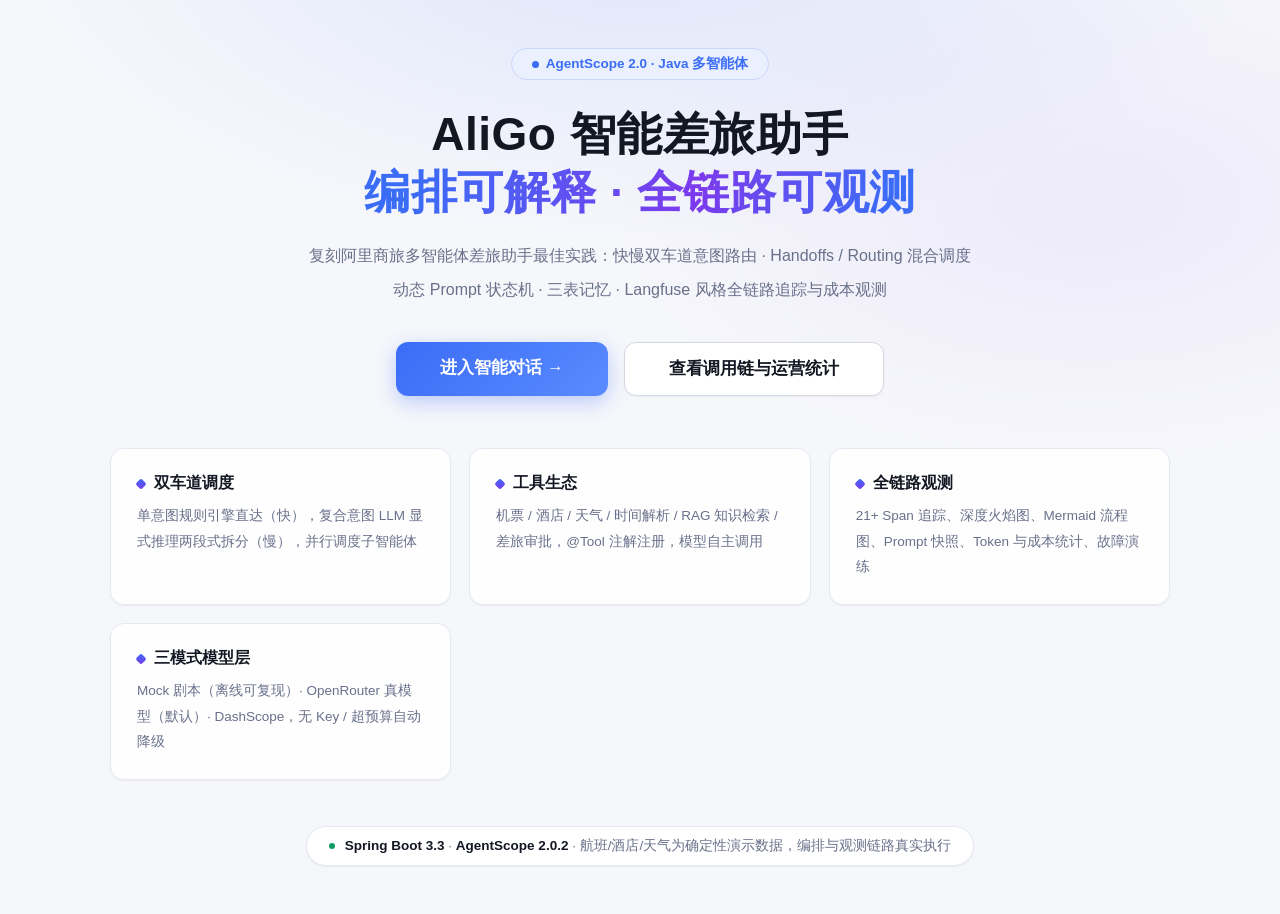
<file: src/main/resources/static/index.html>
<!DOCTYPE html>
<html lang="zh-CN">
<head>
<meta charset="UTF-8">
<meta name="viewport" content="width=device-width, initial-scale=1.0">
<title>AliGo 智能差旅助手 · 多智能体编排 + 全链路观测</title>
<link rel="stylesheet" href="app.css">
<style>
  body {
    display: flex; min-height: 100vh; flex-direction: column; justify-content: center; align-items: center;
    padding: 48px 32px; position: relative; overflow-x: hidden;
    background:
      radial-gradient(900px 460px at 50% -80px, rgba(59, 108, 246, .13), transparent 70%),
      radial-gradient(700px 380px at 85% 22%, rgba(124, 58, 237, .07), transparent 70%),
      var(--bg);
  }
  .hero { max-width: 1060px; width: 100%; text-align: center; position: relative; z-index: 1; }
  .hero .eyebrow {
    display: inline-flex; align-items: center; gap: 7px; font-size: 13.5px; color: var(--accent);
    background: var(--accent-soft); border: 1px solid #c9d7fd; border-radius: 999px;
    padding: 6px 20px; margin-bottom: 26px; font-weight: 600;
  }
  .hero .eyebrow::before { content: ""; width: 7px; height: 7px; border-radius: 50%; background: var(--accent); }
  .hero h1 { font-size: 46px; margin: 0 0 18px; font-weight: 800; letter-spacing: .5px; line-height: 1.25; }
  .hero h1 .grad {
    background: linear-gradient(100deg, #3b6cf6 10%, #7c3aed 60%, #3b6cf6 95%);
    -webkit-background-clip: text; background-clip: text; color: transparent;
  }
  .hero .tagline { color: var(--muted); font-size: 16px; line-height: 2.1; margin-bottom: 36px; }
  .entry { display: flex; gap: 16px; justify-content: center; margin-bottom: 52px; flex-wrap: wrap; }
  .entry a {
    display: inline-block; padding: 15px 44px; border-radius: 12px; font-size: 16.5px; font-weight: 600;
    text-decoration: none; transition: transform .18s ease, box-shadow .18s ease;
  }
  .entry .primary {
    background: linear-gradient(135deg, #3b6cf6, #5a8bff); color: #fff;
    box-shadow: 0 6px 20px rgba(59, 108, 246, .32);
  }
  .entry .primary:hover { transform: translateY(-2px); box-shadow: 0 10px 28px rgba(59, 108, 246, .4); }
  .entry .ghost { border: 1px solid var(--line-strong); color: var(--text); background: var(--panel); box-shadow: var(--shadow-sm); }
  .entry .ghost:hover { transform: translateY(-2px); box-shadow: var(--shadow-md); border-color: var(--accent); color: var(--accent); }
  .facts { display: grid; grid-template-columns: repeat(auto-fit, minmax(300px, 1fr)); gap: 18px; text-align: left; }
  .fact {
    background: rgba(255, 255, 255, .85); backdrop-filter: blur(8px); border: 1px solid var(--line);
    border-radius: 14px; padding: 24px 26px; box-shadow: var(--shadow-sm);
    transition: transform .18s ease, box-shadow .18s ease;
  }
  .fact:hover { transform: translateY(-4px); box-shadow: var(--shadow-lg); }
  .fact .k { font-size: 15.5px; font-weight: 700; margin-bottom: 9px; display: flex; align-items: center; gap: 9px; }
  .fact .k::before { content: ""; width: 8px; height: 8px; border-radius: 2px; transform: rotate(45deg); background: linear-gradient(135deg, #3b6cf6, #7c3aed); flex-shrink: 0; }
  .fact .v { font-size: 13.5px; color: var(--muted); line-height: 1.9; }
  .foot { margin-top: 46px; display: inline-flex; align-items: center; gap: 10px; padding: 10px 22px;
    background: var(--panel); border: 1px solid var(--line); border-radius: 999px; box-shadow: var(--shadow-sm);
    font-size: 13.5px; color: var(--muted); }
  .foot b { color: var(--text); font-weight: 600; }
  .foot .dot { width: 6px; height: 6px; border-radius: 50%; background: var(--ok); flex-shrink: 0; }
</style>
</head>
<body>
<div class="hero">
  <div class="eyebrow">AgentScope 2.0 · Java 多智能体</div>
  <h1>AliGo 智能差旅助手<br><span class="grad">编排可解释 · 全链路可观测</span></h1>
  <div class="tagline">
    复刻阿里商旅多智能体差旅助手最佳实践：快慢双车道意图路由 · Handoffs / Routing 混合调度<br>
    动态 Prompt 状态机 · 三表记忆 · Langfuse 风格全链路追踪与成本观测
  </div>
  <div class="entry">
    <a class="primary" href="chat.html">进入智能对话 →</a>
    <a class="ghost" href="debug.html">查看调用链与运营统计</a>
  </div>
  <div class="facts">
    <div class="fact"><div class="k">双车道调度</div><div class="v">单意图规则引擎直达（快），复合意图 LLM 显式推理两段式拆分（慢），并行调度子智能体</div></div>
    <div class="fact"><div class="k">工具生态</div><div class="v">机票 / 酒店 / 天气 / 时间解析 / RAG 知识检索 / 差旅审批，@Tool 注解注册，模型自主调用</div></div>
    <div class="fact"><div class="k">全链路观测</div><div class="v">21+ Span 追踪、深度火焰图、Mermaid 流程图、Prompt 快照、Token 与成本统计、故障演练</div></div>
    <div class="fact"><div class="k">三模式模型层</div><div class="v">Mock 剧本（离线可复现）· OpenRouter 真模型（默认）· DashScope，无 Key / 超预算自动降级</div></div>
  </div>
  <div class="foot"><span class="dot"></span><span><b>Spring Boot 3.3</b> · <b>AgentScope 2.0.2</b> · 航班/酒店/天气为确定性演示数据，编排与观测链路真实执行</span></div>
</div>
</body>
</html>
</file>
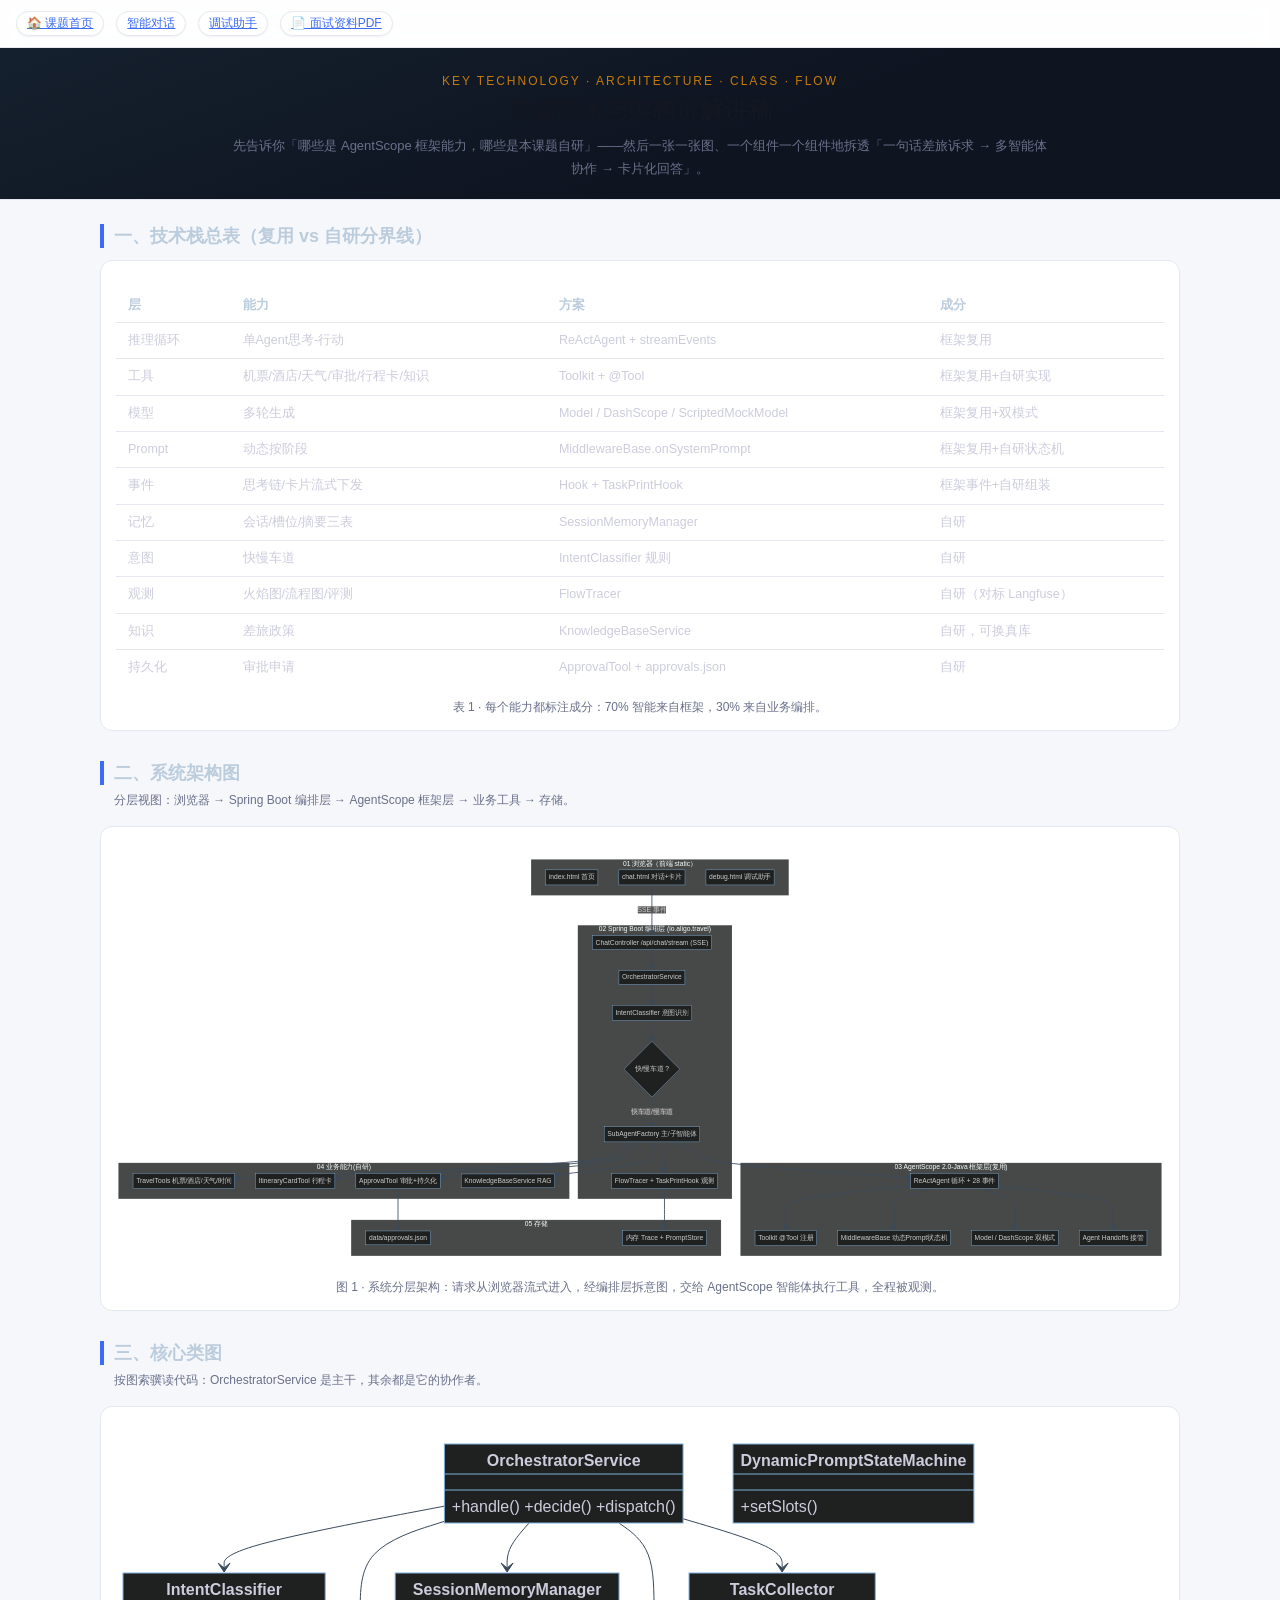
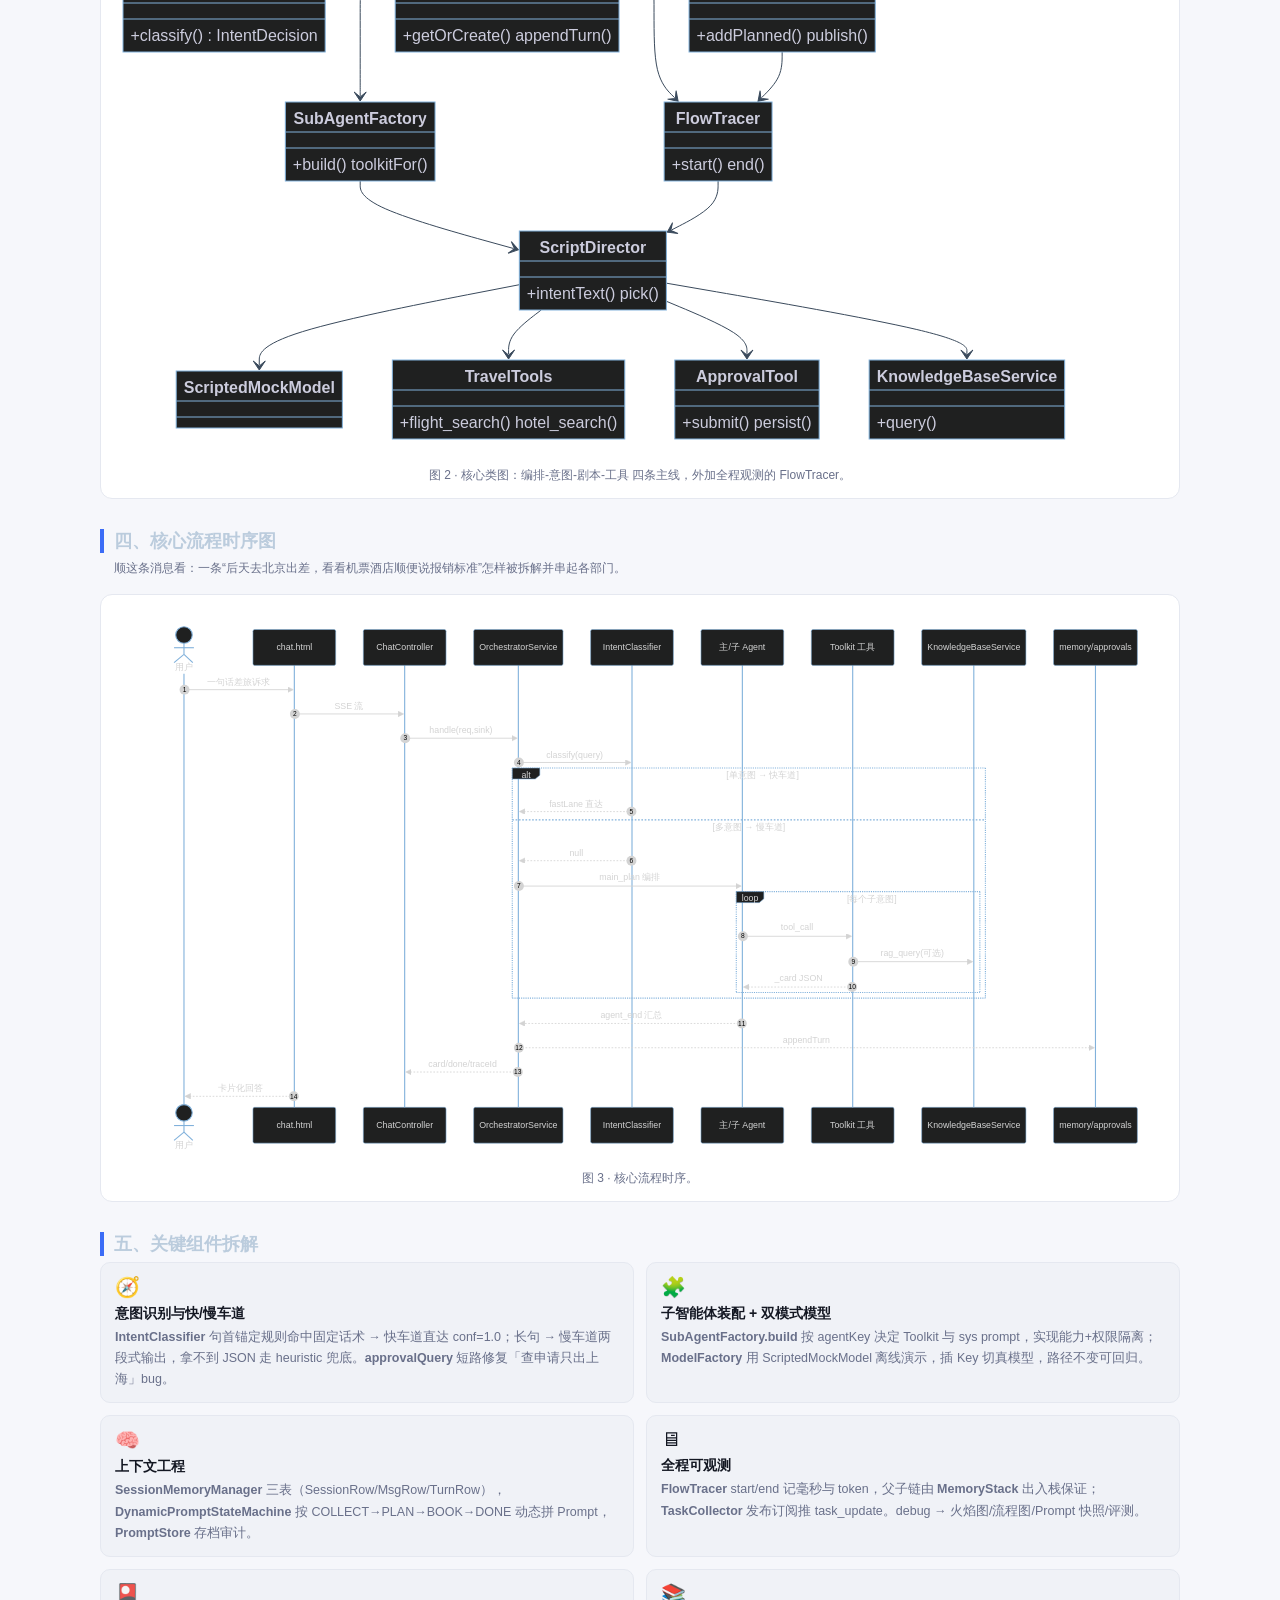
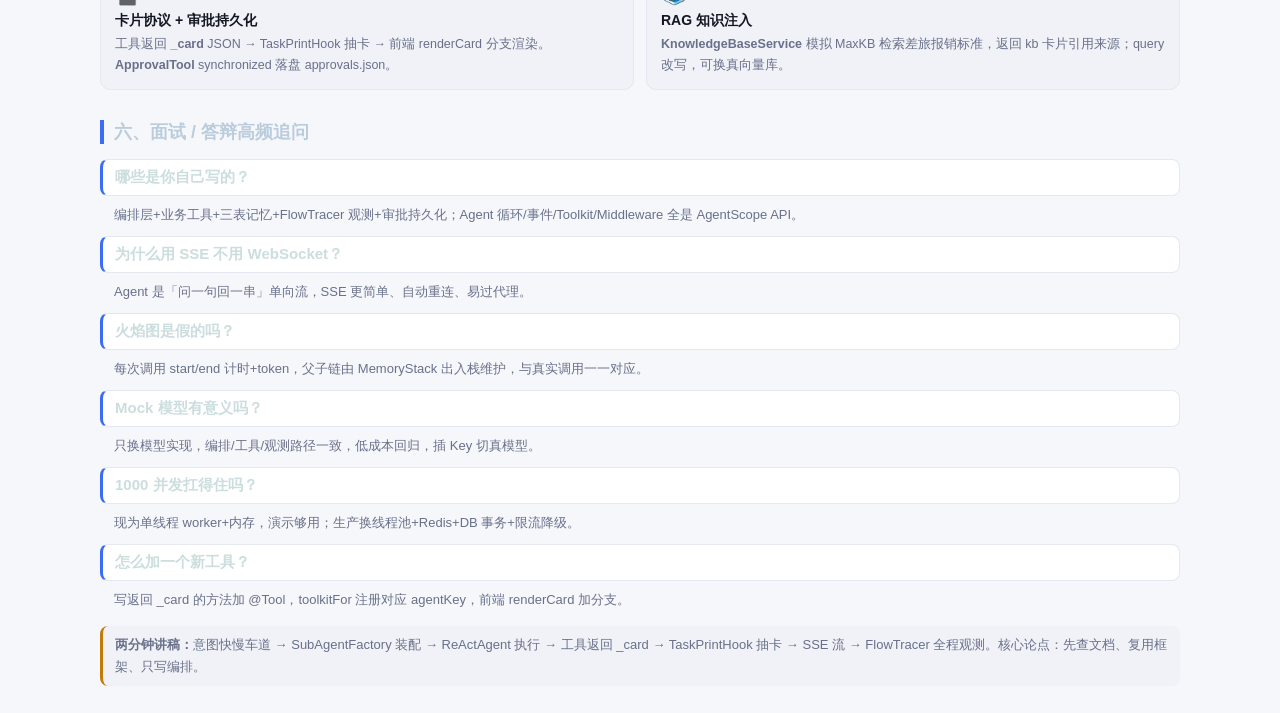
<file: src/main/resources/static/tech.html>
<!DOCTYPE html>
<html lang="zh-CN">
<head>
<meta charset="UTF-8">
<meta name="viewport" content="width=device-width, initial-scale=1.0">
<title>关键技术拆解 · AliGo 智能差旅（AgentScope 2.0 Java）</title>
<link rel="stylesheet" href="app.css">
<style>
  body { background: var(--bg); }
  .tech-hero { padding: 26px 36px 18px; text-align:center; background: linear-gradient(160deg,#15202e,#0e1420 60%); border-bottom:1px solid var(--line); }
  .tech-hero h1 { font-size: 24px; margin: 6px 0 8px; }
  .tech-hero .tagline { color: var(--muted); font-size: 13px; max-width: 820px; margin: 0 auto; line-height: 1.8; }
  section { max-width: 1120px; margin: 12px auto 30px; padding: 0 20px; }
  section > h2 { font-size: 18px; margin: 24px 0 6px; color: #bcd; border-left:4px solid var(--accent); padding-left:10px; }
  section > .sub { color: var(--muted); font-size: 12px; margin: 4px 0 16px; padding-left: 14px; line-height:1.6; }
  .diagram { background: var(--panel); border:1px solid var(--line); border-radius:12px; padding:14px; margin-top:12px; }
  .diagram .cap { color: var(--muted); font-size:12px; margin-top:12px; text-align:center; }
  .mermaid { background: transparent; }
  .two-col { display:grid; grid-template-columns:1fr 1fr; gap:12px; }
  @media (max-width:900px){ .two-col{grid-template-columns:1fr} }
  .boxx { background:var(--panel2); border:1px solid var(--line); border-radius:10px; padding:12px 14px; }
  .boxx h4 { margin:6px 0 4px; font-size:14px; }
  .boxx p { margin:0; color:var(--muted); font-size:12.5px; line-height:1.7; }
  .boxx .ic { font-size:20px; }
  table.dt { width:100%; border-collapse:collapse; margin-top:12px; background:var(--panel); border:1px solid var(--line); border-radius:10px; overflow:hidden; }
  .dt th { background:var(--card); color:#bcd; text-align:left; padding:8px 12px; font-size:13px; }
  .dt td { color:#ccd; font-size:12.5px; padding:8px 12px; border-top:1px solid var(--line); vertical-align:top; line-height:1.55; }
  .qa dt { background:var(--panel); border:1px solid var(--line); border-left:3px solid var(--accent); border-radius:8px; padding:8px 12px; margin-top:10px; font-weight:600; color:#cdd; }
  .qa dd { margin:8px 0 0; padding-left:14px; color:var(--muted); font-size:13px; line-height:1.7; }
  .note { border-left:3px solid var(--slow); background:var(--panel2); padding:8px 12px; border-radius:8px; margin-top:10px; color:var(--muted); font-size:13px; line-height:1.7; }
</style>
</head>
<body>
<header>
  <a class="badge link" href="index.html">🏠 课题首页</a>
  <a class="badge link" href="chat.html" target="_blank">智能对话</a>
  <a class="badge link" href="debug.html" target="_blank">调试助手</a>
  <a class="badge link" href="Agent面试资料.pdf" target="_blank">📄 面试资料PDF</a>
</header>
<div class="tech-hero">
  <div style="font-size:12px;color:var(--slow);letter-spacing:2px;">KEY TECHNOLOGY · ARCHITECTURE · CLASS · FLOW</div>
  <h1>关键技术与架构拆解讲稿</h1>
  <p class="tagline">先告诉你「哪些是 AgentScope 框架能力，哪些是本课题自研」——然后一张一张图、一个组件一个组件地拆透「一句话差旅诉求 → 多智能体协作 → 卡片化回答」。</p>
</div>
<section><h2>一、技术栈总表（复用 vs 自研分界线）</h2><div class="diagram"><table class="dt"><tr><th>层</th><th>能力</th><th>方案</th><th>成分</th></tr><tr><td>推理循环</td><td>单Agent思考-行动</td><td>ReActAgent + streamEvents</td><td>框架复用</td></tr><tr><td>工具</td><td>机票/酒店/天气/审批/行程卡/知识</td><td>Toolkit + @Tool</td><td>框架复用+自研实现</td></tr><tr><td>模型</td><td>多轮生成</td><td>Model / DashScope / ScriptedMockModel</td><td>框架复用+双模式</td></tr><tr><td>Prompt</td><td>动态按阶段</td><td>MiddlewareBase.onSystemPrompt</td><td>框架复用+自研状态机</td></tr><tr><td>事件</td><td>思考链/卡片流式下发</td><td>Hook + TaskPrintHook</td><td>框架事件+自研组装</td></tr><tr><td>记忆</td><td>会话/槽位/摘要三表</td><td>SessionMemoryManager</td><td>自研</td></tr><tr><td>意图</td><td>快慢车道</td><td>IntentClassifier 规则</td><td>自研</td></tr><tr><td>观测</td><td>火焰图/流程图/评测</td><td>FlowTracer</td><td>自研（对标 Langfuse）</td></tr><tr><td>知识</td><td>差旅政策</td><td>KnowledgeBaseService</td><td>自研，可换真库</td></tr><tr><td>持久化</td><td>审批申请</td><td>ApprovalTool + approvals.json</td><td>自研</td></tr></table><div class="cap">表 1 · 每个能力都标注成分：70% 智能来自框架，30% 来自业务编排。</div></div></section>
<section><h2>二、系统架构图</h2><div class="sub">分层视图：浏览器 → Spring Boot 编排层 → AgentScope 框架层 → 业务工具 → 存储。</div><div class="diagram"><pre class="mermaid">flowchart TB
  subgraph CLIENT["01 浏览器（前端 static）"]
    W1["index.html 首页"]
    W2["chat.html 对话+卡片"]
    W3["debug.html 调试助手"]
  end
  subgraph WEB["02 Spring Boot 编排层 (io.aligo.travel)"]
    C1["ChatController /api/chat/stream (SSE)"]
    O1["OrchestratorService"]
    I1["IntentClassifier 意图识别"]
    R1{"快/慢车道 ?"}
    F1["SubAgentFactory 主/子智能体"]
    TR["FlowTracer + TaskPrintHook 观测"]
  end
  subgraph ASF["03 AgentScope 2.0-Java 框架层(复用)"]
    A1["ReActAgent 循环 + 28 事件"]
    A2["Toolkit @Tool 注册"]
    A3["MiddlewareBase 动态Prompt状态机"]
    A4["Model / DashScope 双模式"]
    A5["Agent Handoffs 接管"]
  end
  subgraph BUS["04 业务能力(自研)"]
    T1["TravelTools 机票/酒店/天气/时间"]
    T2["ItineraryCardTool 行程卡"]
    T3["ApprovalTool 审批+持久化"]
    KG["KnowledgeBaseService RAG"]
  end
  subgraph STO["05 存储"]
    D1["data/approvals.json"]
    D2["内存 Trace + PromptStore"]
  end
  W2 -->|SSE 事件| C1
  C1 --> O1 --> I1 --> R1
  R1 -->|快车道/慢车道| F1
  F1 --> A1 --> A4
  A1 --> A2
  A1 --> A3
  A1 --> A5
  F1 --> TR
  F1 --> T1 & T2 & T3 & KG
  T3 --> D1
  TR --> D2
</pre><div class="cap">图 1 · 系统分层架构：请求从浏览器流式进入，经编排层拆意图，交给 AgentScope 智能体执行工具，全程被观测。</div></div></section>
<section><h2>三、核心类图</h2><div class="sub">按图索骥读代码：OrchestratorService 是主干，其余都是它的协作者。</div><div class="diagram"><pre class="mermaid">classDiagram
  class OrchestratorService { +handle() +decide() +dispatch() }
  class IntentClassifier { +classify() IntentDecision }
  class SubAgentFactory { +build() toolkitFor() }
  class ScriptDirector { +intentText() pick() }
  class ScriptedMockModel
  class FlowTracer { +start() end() }
  class TaskCollector { +addPlanned() publish() }
  class SessionMemoryManager { +getOrCreate() appendTurn() }
  class DynamicPromptStateMachine { +setSlots() }
  class ApprovalTool { +submit() persist() }
  class KnowledgeBaseService { +query() }
  class TravelTools { +flight_search() hotel_search() }
  OrchestratorService --> IntentClassifier
  OrchestratorService --> SubAgentFactory
  OrchestratorService --> SessionMemoryManager
  OrchestratorService --> FlowTracer
  OrchestratorService --> TaskCollector
  SubAgentFactory --> ScriptDirector
  ScriptDirector --> ScriptedMockModel
  ScriptDirector --> TravelTools
  ScriptDirector --> ApprovalTool
  ScriptDirector --> KnowledgeBaseService
  FlowTracer --> ScriptDirector
  TaskCollector --> FlowTracer
</pre><div class="cap">图 2 · 核心类图：编排-意图-剧本-工具 四条主线，外加全程观测的 FlowTracer。</div></div></section>
<section><h2>四、核心流程时序图</h2><div class="sub">顺这条消息看：一条“后天去北京出差，看看机票酒店顺便说报销标准”怎样被拆解并串起各部门。</div><div class="diagram"><pre class="mermaid">sequenceDiagram
  autonumber
  actor U as 用户
  participant W as chat.html
  participant C as ChatController
  participant O as OrchestratorService
  participant I as IntentClassifier
  participant M as 主/子 Agent
  participant T as Toolkit 工具
  participant KG as KnowledgeBaseService
  participant DB as memory/approvals
  U->>W: 一句话差旅诉求
  W->>C: SSE 流
  C->>O: handle(req,sink)
  O->>I: classify(query)
  alt 单意图 → 快车道
    I-->>O: fastLane 直达
  else 多意图 → 慢车道
    I-->>O: null
    O->>M: main_plan 编排
    loop 每个子意图
      M->>T: tool_call
      T->>KG: rag_query(可选)
      T-->>M: _card JSON
    end
  end
  M-->>O: agent_end 汇总
  O-->>DB: appendTurn
  O-->>C: card/done/traceId
  W-->>U: 卡片化回答
</pre><div class="cap">图 3 · 核心流程时序。</div></div></section>
<section><h2>五、关键组件拆解</h2><div class="two-col"><div class="boxx"><div class="ic">🧭</div><h4>意图识别与快/慢车道</h4><p><b>IntentClassifier</b> 句首锚定规则命中固定话术 → 快车道直达 conf=1.0；长句 → 慢车道两段式输出，拿不到 JSON 走 heuristic 兜底。<b>approvalQuery</b> 短路修复「查申请只出上海」bug。</p></div><div class="boxx"><div class="ic">🧩</div><h4>子智能体装配 + 双模式模型</h4><p><b>SubAgentFactory.build</b> 按 agentKey 决定 Toolkit 与 sys prompt，实现能力+权限隔离；<b>ModelFactory</b> 用 ScriptedMockModel 离线演示，插 Key 切真模型，路径不变可回归。</p></div><div class="boxx"><div class="ic">🧠</div><h4>上下文工程</h4><p><b>SessionMemoryManager</b> 三表（SessionRow/MsgRow/TurnRow），<b>DynamicPromptStateMachine</b> 按 COLLECT→PLAN→BOOK→DONE 动态拼 Prompt，<b>PromptStore</b> 存档审计。</p></div><div class="boxx"><div class="ic">🖥</div><h4>全程可观测</h4><p><b>FlowTracer</b> start/end 记毫秒与 token，父子链由 <b>MemoryStack</b> 出入栈保证；<b>TaskCollector</b> 发布订阅推 task_update。debug → 火焰图/流程图/Prompt 快照/评测。</p></div><div class="boxx"><div class="ic">🎴</div><h4>卡片协议 + 审批持久化</h4><p>工具返回 <b>_card</b> JSON → TaskPrintHook 抽卡 → 前端 renderCard 分支渲染。<b>ApprovalTool</b> synchronized 落盘 approvals.json。</p></div><div class="boxx"><div class="ic">📚</div><h4>RAG 知识注入</h4><p><b>KnowledgeBaseService</b> 模拟 MaxKB 检索差旅报销标准，返回 kb 卡片引用来源；query 改写，可换真向量库。</p></div></div></section>
<section><h2>六、面试 / 答辩高频追问</h2><dl class="qa"><dt>哪些是你自己写的？</dt><dd>编排层+业务工具+三表记忆+FlowTracer 观测+审批持久化；Agent 循环/事件/Toolkit/Middleware 全是 AgentScope API。</dd><dt>为什么用 SSE 不用 WebSocket？</dt><dd>Agent 是「问一句回一串」单向流，SSE 更简单、自动重连、易过代理。</dd><dt>火焰图是假的吗？</dt><dd>每次调用 start/end 计时+token，父子链由 MemoryStack 出入栈维护，与真实调用一一对应。</dd><dt>Mock 模型有意义吗？</dt><dd>只换模型实现，编排/工具/观测路径一致，低成本回归，插 Key 切真模型。</dd><dt>1000 并发扛得住吗？</dt><dd>现为单线程 worker+内存，演示够用；生产换线程池+Redis+DB 事务+限流降级。</dd><dt>怎么加一个新工具？</dt><dd>写返回 _card 的方法加 @Tool，toolkitFor 注册对应 agentKey，前端 renderCard 加分支。</dd></dl><div class="note"><b>两分钟讲稿：</b>意图快慢车道 → SubAgentFactory 装配 → ReActAgent 执行 → 工具返回 _card → TaskPrintHook 抽卡 → SSE 流 → FlowTracer 全程观测。核心论点：先查文档、复用框架、只写编排。</div></section>
<script src="mermaid.min.js"></script><script>mermaid.initialize({ startOnLoad:true, theme:"dark", themeVariables:{ primaryColor:"#1e2a3a", primaryTextColor:"#ccd", lineColor:"#3a4a5c", primaryBorderColor:"#3a4a5c" } });</script></body></html>
</file>
<file: src/main/resources/static/app.css>
:root {
  --bg: #f6f7fb;
  --panel: #ffffff;
  --panel2: #f0f2f7;
  --line: #e5e8f0;
  --line-strong: #d5d9e4;
  --text: #131722;
  --muted: #69708a;
  --accent: #3b6cf6;
  --accent-soft: #eaf0fe;
  --fast: #0f9d63;
  --slow: #c47a0a;
  --routing: #3b6cf6;
  --handoff: #9333ea;
  --card: #ffffff;
  --ok: #0f9d63;
  --err: #d94848;
  --shadow-sm: 0 1px 2px rgba(16, 24, 40, .05);
  --shadow-md: 0 4px 16px rgba(16, 24, 40, .08);
  --shadow-lg: 0 12px 32px rgba(16, 24, 40, .12);
}
* { box-sizing: border-box; }
body {
  margin: 0;
  background: var(--bg);
  color: var(--text);
  font-family: "PingFang SC", "Microsoft YaHei", "Segoe UI", sans-serif;
  font-size: 15px;
  -webkit-font-smoothing: antialiased;
}
header {
  display: flex;
  align-items: center;
  gap: 12px;
  padding: 11px 16px;
  background: rgba(255, 255, 255, .88);
  backdrop-filter: blur(10px);
  border-bottom: 1px solid var(--line);
  position: sticky;
  top: 0;
  z-index: 10;
}
header h1 { font-size: 17px; margin: 0; font-weight: 700; letter-spacing: .2px; }
.home-link {
  display: inline-flex; align-items: center; gap: 5px; padding: 5px 14px; border-radius: 999px;
  border: 1px solid var(--line-strong); background: var(--panel); color: var(--muted);
  font-size: 13px; text-decoration: none; transition: all .15s ease; flex-shrink: 0;
}
.home-link:hover { color: var(--accent); border-color: var(--accent); background: var(--accent-soft); }
header .sub { color: var(--muted); font-size: 12.5px; }
.badge {
  padding: 3px 10px;
  border-radius: 999px;
  font-size: 12px;
  border: 1px solid var(--line);
  background: var(--panel);
  color: var(--muted);
  white-space: nowrap;
  box-shadow: var(--shadow-sm);
}
.badge.mock { color: var(--slow); border-color: #ecd9b8; background: #fdf7ee; }
.badge.dashscope { color: var(--fast); border-color: #bfe6d4; background: #eefaf4; }
.badge.openrouter { color: var(--accent); border-color: #c9d7fd; background: var(--accent-soft); }
.badge a { color: var(--accent); text-decoration: none; }
.layout { display: grid; grid-template-columns: minmax(420px, 54%) 1fr; height: calc(100vh - 46px); }
.left { display: flex; flex-direction: column; border-right: 1px solid var(--line); min-width: 0; background: var(--panel); }
.right { display: flex; flex-direction: column; min-width: 0; background: var(--bg); }

/* ----- shortcuts ----- */
.shortcuts {
  display: flex; gap: 6px; flex-wrap: wrap; padding: 9px 12px; border-bottom: 1px solid var(--line);
  background: var(--panel);
}
.shortcuts button {
  background: var(--panel); color: var(--text); border: 1px solid var(--line-strong); border-radius: 999px;
  padding: 6px 14px; font-size: 13.5px; cursor: pointer; transition: all .15s ease;
}
.shortcuts button:hover { border-color: var(--accent); color: var(--accent); background: var(--accent-soft); }
.shortcuts .lane { font-size: 10px; padding: 0 4px; border-radius: 4px; margin-left: 4px; }
.shortcuts .lane.fast { background: rgba(15, 157, 99, .1); color: var(--fast); }
.shortcuts .lane.slow { background: rgba(196, 122, 10, .1); color: var(--slow); }

/* ----- chat ----- */
.chat { flex: 1 1 0; min-height: 0; overflow-y: auto; padding: 18px 20px; display: flex; flex-direction: column; gap: 14px; }
.msg { max-width: 88%; }
.msg.user {
  align-self: flex-end; background: linear-gradient(135deg, #3b6cf6, #5a8bff); color: #fff;
  border-radius: 14px 14px 4px 14px; padding: 11px 15px; box-shadow: var(--shadow-sm);
}
.msg.assistant {
  align-self: flex-start; background: var(--panel); border: 1px solid var(--line);
  border-radius: 4px 14px 14px 14px; padding: 12px 15px; min-width: 40%; box-shadow: var(--shadow-sm);
}
.msg .who { font-size: 12px; color: var(--accent); margin-bottom: 5px; font-weight: 600; }
.msg .who.handoff { color: var(--handoff); }
.msg .body { white-space: pre-wrap; line-height: 1.75; font-size: 14.5px; }
.msg .body .thinkbox {
  display: block; margin: 6px 0; padding: 6px 10px; background: #f5f3ff; border-left: 3px solid #8b5cf6;
  color: #6d28d9; font-size: 12px; border-radius: 0 6px 6px 0; cursor: pointer;
}
.msg .body .thinkbox .c { display: none; white-space: pre-wrap; margin-top: 4px; color: #8b7fc9; }
.msg .body .thinkbox.open .c { display: block; }
.card {
  margin-top: 10px; background: var(--card); border: 1px solid var(--line); border-radius: 12px;
  padding: 14px 16px; min-width: 300px; box-shadow: var(--shadow-sm);
}
.card .t { font-size: 13px; color: var(--muted); margin-bottom: 8px; font-weight: 600; }
.card table { width: 100%; border-collapse: collapse; font-size: 13.5px; }
.card td, .card th { padding: 7px 8px; text-align: left; border-bottom: 1px dashed var(--line); }
.card .price { color: var(--slow); font-weight: 600; }
.card .ok { color: var(--ok); }
.card .no { color: var(--err); }
.card button.order {
  margin-top: 10px; background: var(--accent); color: #fff; border: none; padding: 8px 18px;
  border-radius: 8px; cursor: pointer; font-size: 13.5px; transition: all .15s ease;
}
.card button.order:hover { box-shadow: var(--shadow-md); transform: translateY(-1px); }
.card .kv { display: flex; gap: 16px; flex-wrap: wrap; font-size: 13.5px; }
.card .kv div b { color: var(--accent); font-weight: 600; }
.card .src { color: var(--muted); font-size: 12px; margin-top: 6px; border-top: 1px dashed var(--line); padding-top: 6px; }

/* ----- input bar ----- */
.inputbar { display: flex; gap: 10px; padding: 12px 14px; border-top: 1px solid var(--line); background: var(--panel); }
.inputbar input {
  flex: 1; background: var(--bg); border: 1px solid var(--line-strong); color: var(--text);
  border-radius: 10px; padding: 12px 15px; font-size: 15px; outline: none; transition: all .15s ease;
}
.inputbar input::placeholder { color: #a3a9c0; }
.inputbar input:focus { border-color: var(--accent); background: #fff; box-shadow: 0 0 0 3px rgba(59, 108, 246, .12); }
.inputbar button {
  background: var(--accent); border: none; border-radius: 10px; color: #fff;
  padding: 0 24px; cursor: pointer; font-size: 15px; transition: all .15s ease;
}
.inputbar button:hover:not(:disabled) { box-shadow: var(--shadow-md); }
.inputbar button:disabled { opacity: .4; cursor: not-allowed; }
.inputbar select {
  background: var(--panel); color: var(--muted); border: 1px solid var(--line-strong); border-radius: 10px; padding: 0 8px; font-size: 13.5px;
}

/* ----- right panel: thought chain ----- */
.right .tabs { display: flex; border-bottom: 1px solid var(--line); background: var(--panel); }
.right .tabs button {
  flex: 0 0 auto; background: none; border: none; color: var(--muted); padding: 12px 16px;
  cursor: pointer; font-size: 14px; border-bottom: 2px solid transparent; transition: color .15s ease;
}
.right .tabs button.active { color: var(--accent); border-bottom-color: var(--accent); font-weight: 600; }
.right .content { flex: 1 1 0; min-height: 0; overflow-y: auto; padding: 14px 16px; }
.thinking { display: flex; flex-direction: column; gap: 8px; }
.tnode {
  background: var(--panel); border: 1px solid var(--line); border-radius: 10px;
  padding: 10px 13px; font-size: 13.5px; margin-left: calc(var(--lv) * 20px);
  border-left: 3px solid #c9cddb; box-shadow: var(--shadow-sm);
}
.tnode.DOING { border-left-color: var(--slow); }
.tnode.DONE { border-left-color: var(--ok); }
.tnode.FAILED { border-left-color: var(--err); }
.tnode .head { display: flex; align-items: center; gap: 6px; }
.tnode .status { font-size: 12px; }
.tnode.DOING .status { color: var(--slow); }
.tnode.DONE .status { color: var(--ok); }
.tnode.FAILED .status { color: var(--err); }
.tnode .name { color: var(--text); font-weight: 600; }
.tnode .lbl { color: var(--muted); }
.tnode .time { margin-left: auto; color: var(--muted); font-size: 12px; }
.tnode .io {
  margin-top: 6px; font-size: 12.5px; color: var(--muted); background: var(--bg); border: 1px solid var(--line);
  border-radius: 6px; padding: 7px 10px; max-height: 110px; overflow-y: auto; white-space: pre-wrap; word-break: break-all;
}
@keyframes blink { 0%,100% { opacity: 1 } 50% { opacity: .3 } }
.tnode.DOING .status::after { content: ""; animation: blink 1s infinite; }
.spin { width: 11px; height: 11px; border: 2px solid var(--slow); border-top-color: transparent; border-radius: 50%; display: inline-block; animation: rot .8s linear infinite; }
@keyframes rot { to { transform: rotate(360deg) } }

/* ----- right tabs: debug footer ----- */
.meta {
  background: var(--panel); border: 1px solid var(--line); border-radius: 10px; padding: 10px 13px;
  font-size: 13px; margin-bottom: 8px; line-height: 1.75; box-shadow: var(--shadow-sm);
}
.meta .lane-fast { color: var(--fast); font-weight: 600; }
.meta .lane-slow { color: var(--slow); font-weight: 600; }
.meta code { color: var(--accent); background: var(--accent-soft); border-radius: 4px; padding: 0 4px; }
.hint { color: var(--muted); font-size: 13px; line-height: 1.85; }
.empty { color: #a3a9c0; text-align: center; margin-top: 40px; font-size: 13px; line-height: 2; }
a.link { color: var(--accent); cursor: pointer; }

/* ---------- 上线增强：provider 徽章 / 完成摘要 / 限流提示 ---------- */
.done-meta {
  margin: 6px 0 10px; padding: 8px 14px; font-size: 13px; color: var(--muted);
  background: var(--panel); border: 1px solid var(--line); border-radius: 8px;
  text-align: right; box-shadow: var(--shadow-sm);
}
.done-meta b { color: var(--text); }
.done-meta a { color: var(--accent); text-decoration: none; font-weight: 600; }
.done-meta .lb { padding: 1px 8px; border-radius: 999px; font-size: 11px; margin-right: 6px; }
.done-meta .lb.fast { background: rgba(15, 157, 99, .1); color: var(--fast); }
.done-meta .lb.slow { background: rgba(196, 122, 10, .12); color: var(--slow); }
</file>
